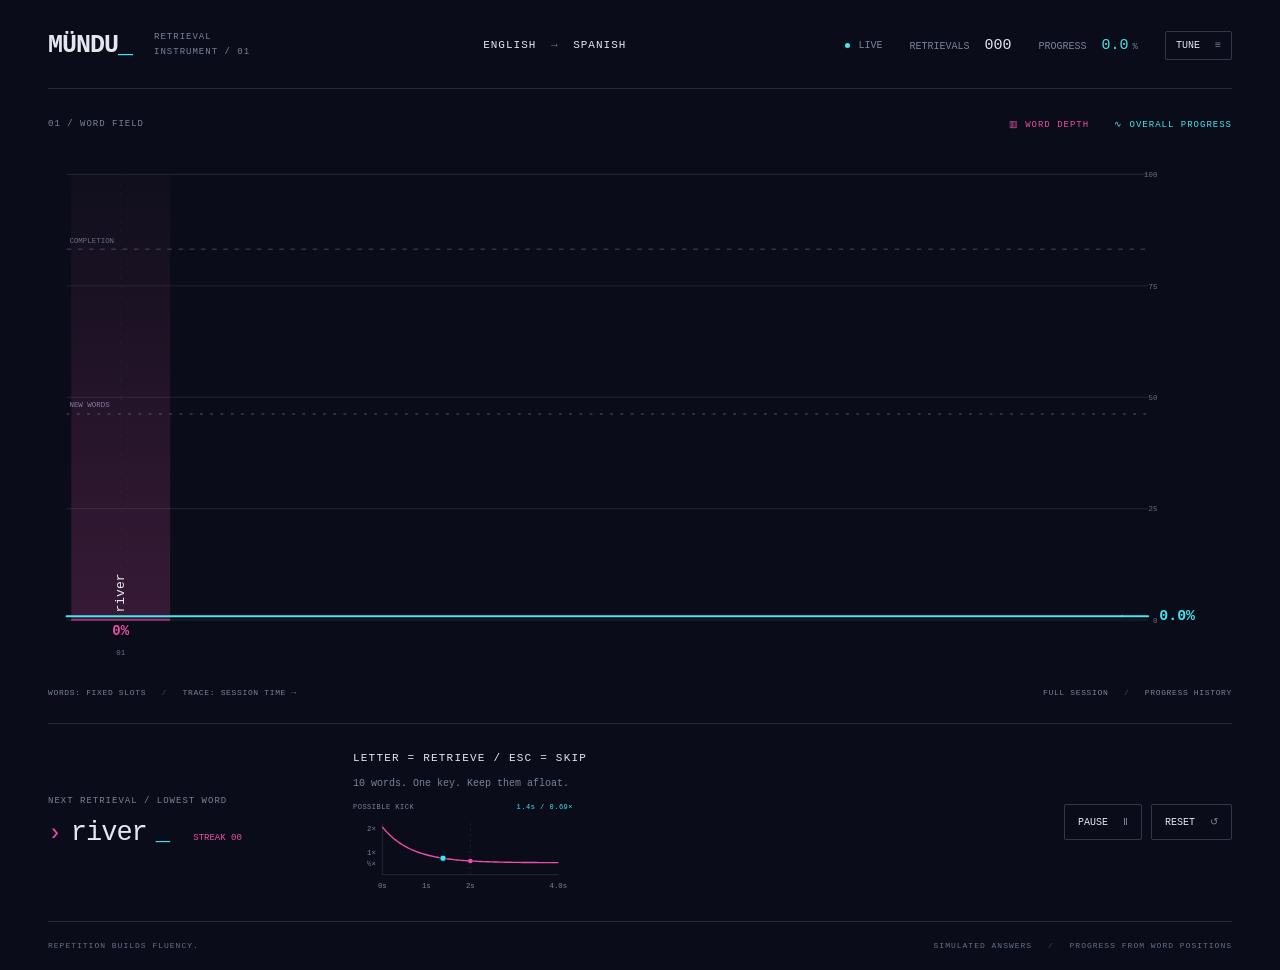
<file: index.html>
<!doctype html>
<html lang="en">
<head>
  <meta charset="utf-8">
  <meta name="viewport" content="width=device-width, initial-scale=1">
  <meta name="theme-color" content="#0A0D19">
  <title>Mündu — Retrieval instrument</title>
  <link rel="stylesheet" href="style.css?v=exponential-v8">
  <script src="physics.js?v=exponential-v8" defer></script>
  <script src="app.js?v=exponential-v8" defer></script>
</head>
<body>
  <main>
    <header>
      <div class="identity"><h1>MÜNDU<span>_</span></h1><span class="edition">RETRIEVAL INSTRUMENT / 01</span></div>
      <div class="language">ENGLISH <span>→</span> SPANISH</div>
      <div class="readouts"><span class="status"><i id="status-dot"></i><span id="status">LIVE</span></span><span>RETRIEVALS <b id="count">000</b></span><span>PROGRESS <b id="score">0.0</b><small>%</small></span><button id="tune" type="button" aria-expanded="false" aria-controls="tuning-panel">TUNE <span>≡</span></button></div>
    </header>

    <section id="tuning-panel" class="tuning-panel" aria-label="Live tuning settings" hidden>
      <div class="tuning-title"><span>INSTRUMENT TUNING</span><button id="tuning-close" type="button" aria-label="Close tuning settings">CLOSE ×</button></div>
      <p>Change values live; Total words applies on Reset. Save defaults for future visits.</p>
      <div id="tuning-fields"></div>
      <button id="tuning-save" type="button">SAVE AS DEFAULTS</button>
      <button id="tuning-defaults" type="button">RESTORE FACTORY DEFAULTS ↺</button>
    </section>

    <section class="instrument" aria-label="Vocabulary states and session performance">
      <div class="chart-heading"><span>01 / WORD FIELD</span><div class="legend"><span class="magenta">▥ WORD DEPTH</span><span class="cyan">∿ OVERALL PROGRESS</span></div></div>
      <div class="chart-wrap">
        <svg id="chart" viewBox="0 0 1270 560" role="img" aria-labelledby="chart-title chart-description">
          <title id="chart-title">Falling vocabulary and overall progress</title>
          <desc id="chart-description">One word begins active; the remaining words appear progressively in fixed slots. Active words fall with time and rise on retrieval. The cyan line independently shows successive progress observations, from zero at the bottom to one hundred at the top.</desc>
          <defs><linearGradient id="bar-fill" x1="0" y1="0" x2="0" y2="1"><stop offset="0" stop-color="#ED4CA8" stop-opacity=".025"/><stop offset="1" stop-color="#ED4CA8" stop-opacity=".20"/></linearGradient></defs>
          <g id="grid"></g><g id="bars"></g>
          <path id="trace" fill="none" stroke="#43E6ED" stroke-width="2.3" stroke-linejoin="round" stroke-linecap="round"/>
          <path id="trace-live" fill="none" stroke="#43E6ED" stroke-width="2.3" stroke-linejoin="round" stroke-linecap="round"/>
          <g id="labels"></g>
          <text id="trace-percentage" x="1192" y="498" fill="#43E6ED" font-size="16" font-weight="700" dominant-baseline="central" stroke="#0A0D19" stroke-width="4" paint-order="stroke" aria-label="Current overall progress">0.0%</text>
        </svg>
      </div>
      <div class="chart-foot"><span>WORDS: FIXED SLOTS <span class="divider">/</span> TRACE: SESSION TIME →</span><span>FULL SESSION <span class="divider">/</span> PROGRESS HISTORY</span></div>
    </section>

    <section class="terminal" aria-label="Retrieval controls">
      <div class="target"><span class="eyebrow">NEXT RETRIEVAL / LOWEST WORD</span><div><span class="chevron">›</span> <strong id="target-word">window</strong><span class="cursor">_</span><span id="target-streak" class="streak">STREAK 00</span><span id="target-hint" class="streak" hidden></span></div></div>
      <div class="instruction"><span id="prompt">LETTER = RETRIEVE / ESC = SKIP</span><span id="feedback">Ten words. One key. Keep them afloat.</span>
        <div id="kick-graph" class="kick-graph" hidden>
          <div class="kick-graph-heading"><span>POSSIBLE KICK</span><span id="kick-graph-value">0.0s / 2.00×</span></div>
          <svg id="kick-graph-svg" viewBox="0 0 240 84" role="img" aria-label="Possible kick multiplier by retrieval time">
            <path class="kick-axes" d="M32 8 V64 H224"/>
            <text x="25" y="16" text-anchor="end">2×</text><text x="25" y="42" text-anchor="end">1×</text><text x="25" y="55" text-anchor="end">½×</text>
            <line id="kick-hint-guide" class="kick-guide" x1="128" x2="128" y1="8" y2="64"/>
            <path id="kick-reward-curve" class="kick-reward" d=""/>
            <circle id="kick-hint-point" class="kick-filled" cx="128" cy="49.0583" r="2.5"/>
            <circle id="kick-indicator" cx="32" cy="12" r="3.5"/>
            <text x="32" y="79" text-anchor="middle">0s</text><text id="kick-one-second" x="80" y="79" text-anchor="middle">1s</text>
            <text id="kick-hint-time" x="128" y="79" text-anchor="middle">2s</text><text id="kick-axis-end" x="224" y="79" text-anchor="middle">4s</text>
          </svg>
        </div>
      </div>
      <div class="controls"><button id="pause" type="button">PAUSE <span>Ⅱ</span></button><button id="reset" type="button">RESET <span>↺</span></button></div>
    </section>
    <footer><span>REPETITION BUILDS FLUENCY.</span><span>SIMULATED ANSWERS <span class="divider">/</span> PROGRESS FROM WORD POSITIONS</span></footer>
  </main>
  <dialog id="completion-screen" aria-labelledby="completion-title" aria-describedby="completion-description">
    <div class="completion-top"><span><i></i> SESSION COMPLETE</span><span>MÜNDU / FINISH SIGNAL</span></div>
    <div class="completion-hero">
      <div><p class="completion-kicker">EVERY WORD. OVER THE LINE.</p><h2 id="completion-title">ALL WORDS<br><em>AFLOAT.</em></h2><p id="completion-description">You lifted the entire vocabulary.<br>One complete journey.</p></div>
      <div class="completion-percent">100<span>%</span><small>DATASET COMPLETE</small></div>
    </div>
    <div class="completion-bottom">
      <div class="completion-stats"><span>SESSION TIME <b id="completion-time">00:00</b></span><span>ANSWERS <b id="completion-count">0</b></span><span>WORDS <b id="completion-word-count">—</b></span></div>
      <div class="completion-actions"><button id="completion-review" type="button">VIEW JOURNEY ↗</button><button id="completion-again" type="button" autofocus>PLAY AGAIN <span>↺</span></button></div>
    </div>
  </dialog>
</body>
</html>
</file>
<file: style.css>
:root { color-scheme: dark; --bg:#0A0D19; --text:#e3e8ef; --muted:#778399; --line:#232a3b; --cyan:#43E6ED; --pink:#ED4CA8; }
* { box-sizing:border-box; }
body { margin:0; background:var(--bg); color:var(--text); font-family:ui-monospace,SFMono-Regular,Menlo,Consolas,"Liberation Mono",monospace; }
main { min-height:100svh; max-width:1800px; margin:auto; padding:30px 48px 20px; display:flex; flex-direction:column; }
header { display:flex; align-items:center; justify-content:space-between; gap:28px; padding-bottom:27px; border-bottom:1px solid var(--line); }
h1 { font-size:25px; letter-spacing:-1px; margin:0; font-weight:600; } h1 span { color:var(--cyan); }
.identity { display:flex; gap:22px; align-items:center; } .edition { font-size:9px; color:var(--muted); letter-spacing:1px; max-width:110px; line-height:1.7; }
.language { font-size:11px; letter-spacing:1px; white-space:nowrap; } .language span { color:var(--muted); margin:0 7px; }
.readouts { display:flex; gap:27px; font-size:10px; color:var(--muted); align-items:center; white-space:nowrap; }
.readouts b { color:var(--text); font-size:15px; font-weight:400; margin-left:9px; font-variant-numeric:tabular-nums; } .readouts #score { color:var(--cyan); } small { font-size:9px; margin-left:4px; }
.status { display:flex; align-items:center; gap:8px; } .status i { width:5px; height:5px; border-radius:50%; background:var(--cyan); } .status.paused i { background:var(--muted); }
.instrument { flex:1; display:flex; flex-direction:column; padding-top:30px; min-height:380px; }
.chart-heading,.chart-foot { display:flex; align-items:center; justify-content:space-between; color:var(--muted); font-size:9px; letter-spacing:1px; gap:15px; }
.legend { display:flex; gap:25px; } .magenta { color:var(--pink); } .cyan { color:var(--cyan); }
.chart-wrap { flex:1; display:flex; align-items:stretch; margin:22px 0 14px; min-height:340px; }
svg { display:block; width:100%; height:100%; min-height:340px; max-height:calc(100svh - 300px); overflow:visible; }
.chart-foot { font-size:8px; letter-spacing:.65px; padding-bottom:26px; } .divider { color:#3f4c64; padding:0 10px; }
.terminal { border-top:1px solid var(--line); border-bottom:1px solid var(--line); padding:28px 0; display:flex; align-items:center; gap:35px; }
.target { min-width:270px; } .eyebrow { color:var(--muted); font-size:9px; letter-spacing:1px; display:block; margin-bottom:12px; } .target>div { display:flex; align-items:baseline; gap:9px; }
.target strong { font-size:27px; font-weight:400; letter-spacing:-1px; } .chevron { color:var(--pink); font-size:23px; } .cursor { color:var(--cyan); animation:blink 1.2s steps(2,end) infinite; font-size:24px; } .streak { font-size:9px; color:var(--pink); margin-left:14px; white-space:nowrap; }
.instruction { flex:1; display:flex; flex-direction:column; gap:12px; min-width:250px; } #prompt { font-size:11px; letter-spacing:1.2px; } #feedback { color:var(--muted); font-size:10px; line-height:1.5; min-height:15px; }
.controls { display:flex; gap:9px; align-items:center; white-space:nowrap; } button { font:inherit; font-size:10px; background:transparent; color:var(--text); border:1px solid #30394c; border-radius:2px; padding:11px 13px; cursor:pointer; } button:hover { border-color:var(--cyan); color:var(--cyan); } button:focus-visible { outline:2px solid var(--cyan); outline-offset:4px; } button span { margin-left:9px; color:var(--muted); } label { font-size:8px; color:var(--muted); display:flex; align-items:center; gap:8px; margin-right:6px; }
footer { display:flex; justify-content:space-between; padding-top:19px; font-size:8px; letter-spacing:1px; color:#657087; gap:20px; }
@keyframes blink { 50% { opacity:0; } }
@media(min-height:950px) { .chart-wrap { min-height:560px; } }
@media(max-width:1100px) { main { padding:24px; } .edition { display:none; } .readouts { gap:16px; } .terminal { flex-wrap:wrap; gap:24px; } .controls { margin-left:auto; } .target { min-width:240px; } }
@media(max-width:700px) { main { padding:20px 16px; } header { flex-wrap:wrap; gap:20px; } .readouts { width:100%; justify-content:space-between; } .legend { gap:12px; font-size:8px; } .chart-heading { letter-spacing:0; } .chart-foot { flex-wrap:wrap; line-height:1.6; } .instruction { min-width:200px; } .controls { margin-left:0; } footer { font-size:7px; line-height:1.7; } }
@media(prefers-reduced-motion:reduce) { .cursor { animation:none; } }

@media(max-width:1200px) { header { flex-wrap:wrap; } .readouts { flex-wrap:wrap; gap:16px; } }

#tune { padding:8px 10px; }
.tuning-panel { position:fixed; z-index:10; top:105px; right:32px; width:min(470px,calc(100vw - 32px)); max-height:calc(100svh - 130px); overflow:auto; padding:20px; background:var(--bg); border:1px solid #3b4862; box-shadow:0 12px 40px #0008; }
.tuning-panel[hidden] { display:none; }
.tuning-title { display:flex; align-items:center; justify-content:space-between; font-size:11px; letter-spacing:1px; color:var(--cyan); }
.tuning-title button { padding:7px; font-size:9px; }
.tuning-panel p { font-size:10px; line-height:1.7; color:var(--muted); margin:16px 0; }
.tuning-panel fieldset { border:0; border-top:1px solid var(--line); padding:12px 0; margin:12px 0; }
.tuning-panel legend { color:var(--pink); font-size:9px; letter-spacing:1px; padding-right:12px; }
.tuning-row { display:flex; justify-content:space-between; gap:16px; margin:0; padding:9px 0; }
.tuning-row>span { color:var(--text); font-size:11px; }
.tuning-row small { display:block; margin:5px 0 0; font-size:9px; color:var(--muted); line-height:1.4; }
.tuning-row input { width:86px; flex-shrink:0; height:32px; border:1px solid #30394c; border-radius:2px; padding:6px; background:transparent; color:var(--cyan); font:inherit; font-size:12px; }
.tuning-row input:focus-visible { outline:1px solid var(--cyan); outline-offset:2px; }

/* Fade only on entry; a returning word regains its contrast immediately. */
#bars .word-faded, #labels .word-faded { transition:fill 240ms ease,stroke 240ms ease,opacity 240ms ease; }
#bars rect.word-faded { fill:#303748; opacity:0.32; }
#bars line.word-faded { stroke:#424c60; opacity:0.55; }
#labels text.word-faded { fill:#465064; opacity:0.7; }
#bars .word-reactivated, #labels .word-reactivated { animation:word-return 280ms ease-out; }
@keyframes word-return { from { filter:drop-shadow(0 0 4px #ed4ca8aa); } to { filter:drop-shadow(0 0 0 transparent); } }
button:disabled { opacity:0.4; cursor:default; }
@media(prefers-reduced-motion:reduce) {
  #bars .word-faded, #labels .word-faded { transition:none; }
  #bars .word-reactivated, #labels .word-reactivated { animation:none; }
}

#completion-screen { width:min(1080px,calc(100vw - 48px)); max-height:calc(100svh - 48px); overflow:auto; padding:38px; color:var(--text); background:radial-gradient(ellipse at 90% 10%,#43e6ed13,transparent 48%),radial-gradient(ellipse at 0% 100%,#ed4ca81a,transparent 55%),#0a0d19b8; backdrop-filter:blur(2px); border:1px solid #43e6ed70; box-shadow:0 0 90px #43e6ed10; }
#completion-screen::backdrop { background:#06091638; }
#completion-screen[open] { animation:finish-enter 420ms ease-out both; }
.completion-top { display:flex; justify-content:space-between; gap:20px; font-size:9px; letter-spacing:1.4px; color:var(--muted); padding-bottom:22px; border-bottom:1px solid var(--line); }
.completion-top>span:first-child { color:var(--cyan); } .completion-top i { display:inline-block; width:6px; height:6px; margin-right:9px; background:var(--cyan); }
.completion-hero { display:flex; align-items:center; justify-content:space-between; gap:32px; padding:42px 0 35px; }
.completion-kicker { color:var(--pink); font-size:9px; letter-spacing:1.5px; margin:0 0 17px; }
#completion-title { font-size:clamp(38px,6vw,74px); letter-spacing:-4px; font-weight:600; line-height:1.03; margin:0; }
#completion-title em { font-style:normal; color:var(--cyan); }
#completion-description { color:var(--muted); font-size:12px; line-height:1.9; margin:20px 0 0; }
.completion-percent { font-size:clamp(72px,12vw,152px); font-weight:700; letter-spacing:-10px; line-height:1; background:linear-gradient(120deg,var(--cyan) 15%,#a196f3 55%,var(--pink)); color:transparent; background-clip:text; }
.completion-percent>span { font-size:.37em; letter-spacing:-3px; } .completion-percent small { display:block; color:var(--cyan); font-size:9px; letter-spacing:2px; margin:18px 0 0; text-align:right; font-weight:400; }
.completion-bottom { display:flex; justify-content:space-between; align-items:center; gap:25px; border-top:1px solid var(--line); padding-top:24px; }
.completion-stats { display:flex; gap:25px; font-size:8px; color:var(--muted); letter-spacing:.8px; }.completion-stats b { display:block; margin-top:9px; font-size:18px; font-weight:400; color:var(--text); letter-spacing:0; }
.completion-actions { display:flex; gap:10px; } #completion-again { background:var(--cyan); color:var(--bg); border-color:var(--cyan); font-weight:700; padding:15px 20px; } #completion-again span { color:var(--bg); } #completion-again:hover { background:#a3f5f8; }
@keyframes finish-enter { from { opacity:0; transform:translateY(18px) scale(.98); } to { opacity:1; transform:translateY(0) scale(1); } }
@media(max-width:700px) { #completion-screen { padding:24px; }.completion-hero { flex-wrap:wrap; }.completion-percent { font-size:100px; letter-spacing:-7px; }.completion-bottom { flex-wrap:wrap; }.completion-top { font-size:7px; } }
@media(prefers-reduced-motion:reduce) { #completion-screen[open] { animation:none; } }

/* Compact finish overlay, matching the instrument's terminal styling. */
#completion-screen { width:min(560px,calc(100vw - 40px)); margin:auto; padding:26px; background:#0a0d19e8; backdrop-filter:none; border:1px solid #39475b; box-shadow:0 12px 40px #0005; }
.completion-top { font-size:8px; letter-spacing:1px; padding-bottom:16px; }
.completion-hero { padding:26px 0 22px; gap:20px; }
.completion-kicker { font-size:8px; letter-spacing:.8px; margin-bottom:12px; }
#completion-title { font-size:36px; letter-spacing:-1.5px; line-height:1.08; }
#completion-description { font-size:10px; line-height:1.7; margin-top:13px; }
.completion-percent { font-size:72px; letter-spacing:-5px; background:none; color:var(--cyan); font-weight:500; }
.completion-percent>span { font-size:.4em; letter-spacing:-1px; }
.completion-percent small { font-size:7px; letter-spacing:.7px; margin-top:12px; }
.completion-bottom { flex-direction:column; align-items:stretch; gap:20px; padding-top:18px; }
.completion-stats { justify-content:space-between; gap:16px; }
.completion-stats b { font-size:16px; margin-top:7px; }
.completion-actions { justify-content:flex-end; }
#completion-again { background:transparent; color:var(--cyan); border-color:#43e6ed80; padding:11px 15px; font-weight:400; }
#completion-again span { color:var(--cyan); }
#completion-again:hover { background:#43e6ed10; }
@media(max-width:480px) { #completion-screen { padding:20px; } #completion-title { font-size:29px; } .completion-percent { font-size:57px; } .completion-top>span:last-child { display:none; } }

/* Landscape finish summary; vocabulary length is reflected in the count. */
#completion-screen { width:min(720px,calc(100vw - 40px)); padding:24px 30px; }
.completion-hero { padding:24px 0; }
#completion-title { font-size:38px; }
.completion-percent { font-size:90px; }
.completion-bottom { flex-direction:row; align-items:center; gap:25px; }
.completion-stats { flex:1; gap:20px; }
.completion-actions { flex-shrink:0; }
@media(max-width:620px) { #completion-screen { padding:20px; } .completion-bottom { flex-direction:column; align-items:stretch; } #completion-title { font-size:30px; } .completion-percent { font-size:68px; } }

/* Compact prompt instrument; preserve its space when a prompt ends. */
.kick-graph { width:220px; max-width:100%; }
.kick-graph[hidden] { display:block; visibility:hidden; }
.kick-graph-heading { display:flex; justify-content:space-between; gap:12px; color:var(--muted); font-size:7px; letter-spacing:.5px; }
#kick-graph-value { color:var(--cyan); font-variant-numeric:tabular-nums; }
#kick-graph-svg { width:100%; height:auto; min-height:0; max-height:none; margin-top:5px; overflow:visible; }
#kick-graph-svg text { fill:var(--muted); font-size:8px; }
.kick-axes,.kick-guide { fill:none; stroke:var(--line); stroke-width:1; }
.kick-guide { stroke-dasharray:2 4; }
.kick-reward { fill:none; stroke:var(--pink); stroke-width:1.5; }
.kick-filled { fill:var(--pink); }
#kick-indicator { fill:var(--cyan); stroke:var(--bg); stroke-width:1; }
@media(max-width:700px) { .kick-graph { width:200px; } }

.tuning-row #effective-gravity { color:var(--cyan); font-variant-numeric:tabular-nums; }
</file>
